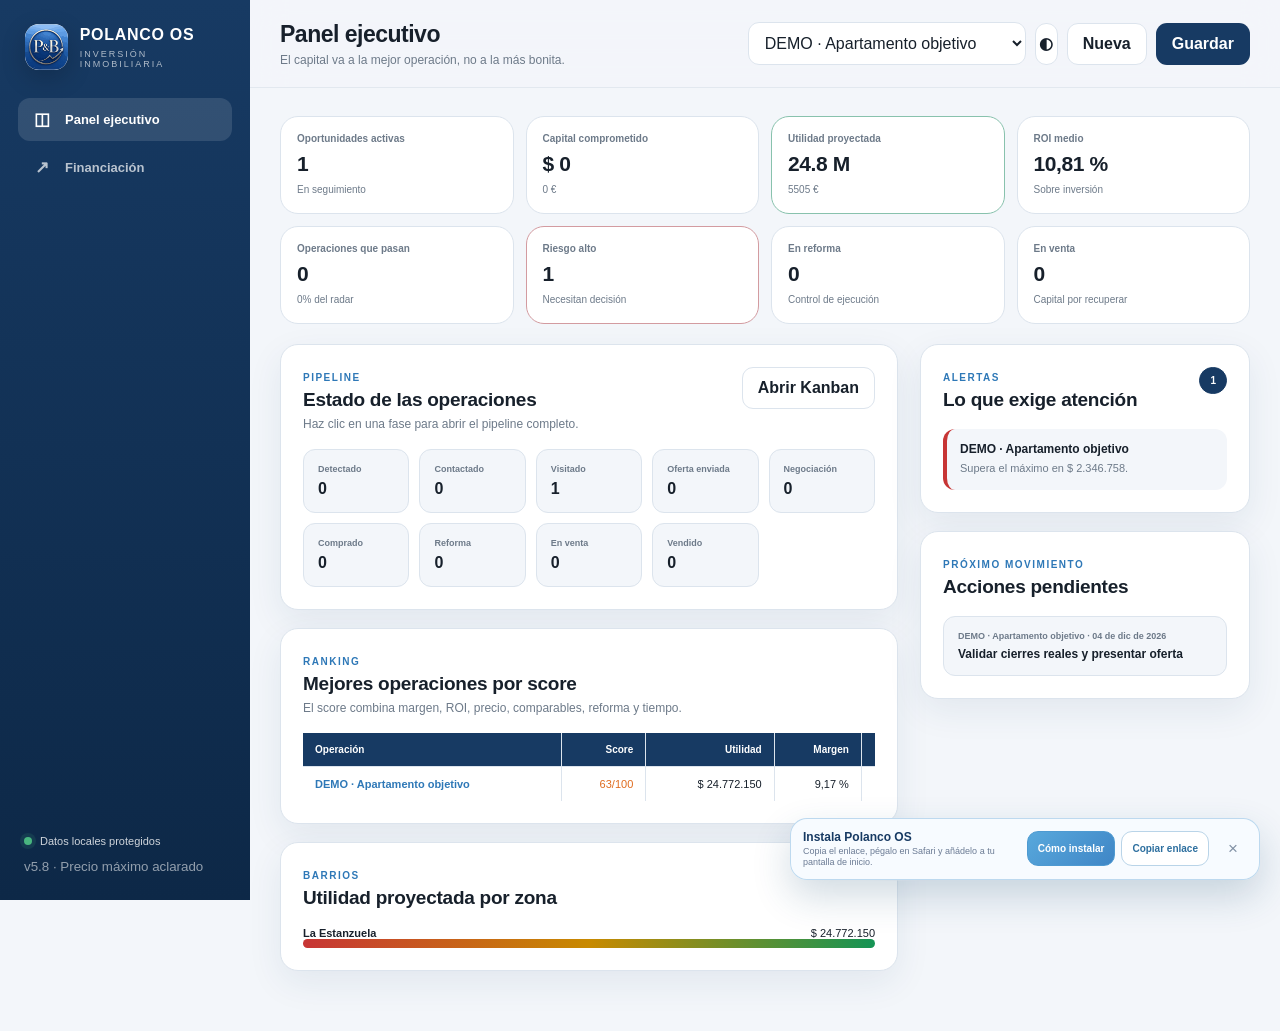
<file: index.html>
<!doctype html>
<html lang="es">
<head>
  <meta charset="utf-8">
  <meta name="viewport" content="width=device-width, initial-scale=1">
  <meta name="theme-color" content="#173A63">
  <meta name="application-name" content="Polanco OS">
  <meta name="apple-mobile-web-app-title" content="Polanco OS">
  <meta name="apple-mobile-web-app-capable" content="yes">
  <title>Polanco OS</title>
  <link rel="apple-touch-icon" sizes="180x180" href="./polanco-os-v2/apple-touch-icon.png?v=580">
  <link rel="icon" type="image/png" sizes="180x180" href="./polanco-os-v2/apple-touch-icon.png?v=580">
  <link rel="manifest" href="./polanco-os-v2/manifest.webmanifest?v=580">
  <link rel="canonical" href="https://kikedpf.github.io/tourspilar-web/polanco-os-v2/index.html">
  <meta http-equiv="refresh" content="0; url=./polanco-os-v2/index.html?v=580">
  <script>location.replace('./polanco-os-v2/index.html?v=580');</script>
</head>
<body>
  <p>Abriendo <a href="./polanco-os-v2/index.html?v=580">Polanco OS</a>…</p>
</body>
</html>
</file>
<file: polanco-os-v2/styles.css>
:root{
  --navy:#173A63;--navy-2:#214F7C;--blue:#2E78B7;--green:#159455;--green-soft:#E1F4E9;
  --red:#C73535;--red-soft:#F8DFDF;--yellow:#C88A00;--yellow-soft:#FFF1C8;--orange:#DF6C1F;--orange-soft:#FFE4D3;
  --bg:#F3F6FA;--card:#FFFFFF;--text:#17202B;--muted:#6D7A89;--line:#DCE4ED;--shadow:0 12px 35px rgba(23,58,99,.08);
  --radius:18px;--sidebar:250px;
}
[data-theme="dark"]{
  --bg:#0F1722;--card:#17212E;--text:#EDF2F7;--muted:#A9B4C0;--line:#2D3A49;
  --green-soft:#153D2B;--red-soft:#472124;--yellow-soft:#493B17;--orange-soft:#4D2D1B;--shadow:0 12px 35px rgba(0,0,0,.25)
}
*{box-sizing:border-box}html{scroll-behavior:smooth}body{margin:0;background:var(--bg);color:var(--text);font-family:Inter,-apple-system,BlinkMacSystemFont,"Segoe UI",sans-serif}
button,input,select,textarea{font:inherit}button{cursor:pointer}a{color:var(--blue)}
.app-shell{min-height:100vh}.sidebar{position:fixed;inset:0 auto 0 0;width:var(--sidebar);padding:24px 18px;background:linear-gradient(180deg,var(--navy),#0D2847);color:white;display:flex;flex-direction:column;z-index:40}
.brand{display:flex;align-items:center;gap:12px;padding:0 7px 28px}.brand-icon{width:46px;height:46px;border-radius:14px;background:white;color:var(--navy);display:grid;place-items:center;font-weight:900;letter-spacing:-1px;box-shadow:0 8px 24px rgba(0,0,0,.18)}
.brand strong,.brand span{display:block}.brand strong{font-size:16px;letter-spacing:.7px}.brand span{font-size:9px;letter-spacing:2px;opacity:.65;margin-top:5px}
.nav{display:grid;gap:5px}.nav-item{display:flex;align-items:center;gap:12px;border:0;background:transparent;color:rgba(255,255,255,.7);padding:11px 13px;border-radius:12px;text-align:left;font-size:13px;font-weight:700}.nav-item span{width:22px;text-align:center;font-size:17px}.nav-item:hover,.nav-item.active{background:rgba(255,255,255,.12);color:white}
.sidebar-footer{margin-top:auto;padding:18px 6px 2px;display:grid;gap:12px}.connection{display:flex;align-items:center;gap:8px;font-size:11px;opacity:.8}.connection span:first-child{width:8px;height:8px;border-radius:50%;background:#58DA8E;box-shadow:0 0 0 4px rgba(88,218,142,.13)}.connection.offline span:first-child{background:#F4C45E}.sidebar-footer small{opacity:.55}
.main{margin-left:var(--sidebar);min-height:100vh}.topbar{height:88px;display:flex;align-items:center;gap:18px;padding:16px 30px;position:sticky;top:0;z-index:25;background:color-mix(in srgb,var(--bg) 90%,transparent);backdrop-filter:blur(16px);border-bottom:1px solid color-mix(in srgb,var(--line) 75%,transparent)}
.title-block h1{font-size:23px;margin:0;letter-spacing:-.5px}.title-block p{margin:5px 0 0;color:var(--muted);font-size:12px}.context-actions{margin-left:auto;display:flex;align-items:center;gap:9px}.context-actions select{min-width:230px}.menu-btn{display:none;border:0;background:transparent;color:var(--text);font-size:22px}.content{padding:28px 30px 60px;max-width:1700px;margin:auto}
.primary-btn,.secondary-btn,.ghost-btn,.danger-btn,.icon-btn{border-radius:11px;padding:11px 15px;font-weight:800;border:1px solid transparent}.primary-btn{background:var(--navy);color:white}.primary-btn:hover{background:var(--navy-2)}.secondary-btn{background:var(--card);color:var(--text);border-color:var(--line)}.secondary-btn:hover{border-color:var(--blue)}.ghost-btn{background:rgba(255,255,255,.08);color:white;border-color:rgba(255,255,255,.14)}.danger-btn{background:var(--red);color:white}.icon-btn{width:42px;height:42px;padding:0;background:var(--card);color:var(--text);border-color:var(--line)}.full{width:100%}
.grid{display:grid;gap:20px}.grid.two{grid-template-columns:repeat(2,minmax(0,1fr))}.grid.three{grid-template-columns:repeat(3,minmax(0,1fr))}.grid.four{grid-template-columns:repeat(4,minmax(0,1fr))}.dashboard-grid{display:grid;grid-template-columns:minmax(0,1.35fr) minmax(330px,.65fr);gap:22px;align-items:start}.stack{display:grid;gap:18px}.sticky{position:sticky;top:112px}
.card,.kpi,.score-card{background:var(--card);border:1px solid var(--line);border-radius:var(--radius);box-shadow:var(--shadow)}.card{padding:22px}.card-head{display:flex;justify-content:space-between;gap:18px;align-items:flex-start;margin-bottom:18px}.card-head h2{font-size:19px;margin:4px 0 0;letter-spacing:-.25px}.card-head p{margin:6px 0 0;color:var(--muted);font-size:12px}.eyebrow{font-size:10px;letter-spacing:1.5px;font-weight:900;color:var(--blue)}.muted{color:var(--muted)}
.kpi-grid{display:grid;grid-template-columns:repeat(4,minmax(0,1fr));gap:12px}.kpi{padding:16px;box-shadow:none}.kpi span{font-size:10px;color:var(--muted);font-weight:800;display:block}.kpi strong{display:block;font-size:21px;margin:8px 0 3px;letter-spacing:-.4px}.kpi small{color:var(--muted);font-size:10px}.kpi.good{border-color:color-mix(in srgb,var(--green) 42%,var(--line))}.kpi.bad{border-color:color-mix(in srgb,var(--red) 42%,var(--line))}
.score-card{padding:20px;display:flex;align-items:center;justify-content:space-between;gap:20px;background:linear-gradient(135deg,color-mix(in srgb,var(--card) 85%,var(--blue) 15%),var(--card))}.score-ring{width:94px;height:94px;border-radius:50%;display:grid;place-items:center;background:conic-gradient(var(--green) calc(var(--score)*1%),var(--line) 0);position:relative;flex:none}.score-ring:after{content:"";position:absolute;inset:9px;background:var(--card);border-radius:50%}.score-ring strong{position:relative;z-index:2;font-size:27px}.score-card h2{margin:4px 0}.score-card p{margin:0;color:var(--muted);font-size:12px}
.form-grid{display:grid;gap:14px}.form-grid.two{grid-template-columns:repeat(2,minmax(0,1fr))}.form-grid.three{grid-template-columns:repeat(3,minmax(0,1fr))}.form-grid.four{grid-template-columns:repeat(4,minmax(0,1fr))}label{display:grid;gap:7px;color:var(--muted);font-size:11px;font-weight:750}input,select,textarea{width:100%;border:1px solid var(--line);background:var(--card);color:var(--text);border-radius:11px;padding:11px 12px;outline:none}input:focus,select:focus,textarea:focus{border-color:var(--blue);box-shadow:0 0 0 3px rgba(46,120,183,.12)}textarea{resize:vertical}.input-wrap{display:flex;align-items:center;border:1px solid var(--line);border-radius:11px;overflow:hidden;background:var(--card)}.input-wrap:focus-within{border-color:var(--blue);box-shadow:0 0 0 3px rgba(46,120,183,.12)}.input-wrap input{border:0;border-radius:0;box-shadow:none!important;padding-left:8px}.input-wrap span{padding:0 0 0 11px;white-space:nowrap}.input-wrap span:last-child{padding:0 11px 0 3px}.featured{background:var(--green-soft)!important;border-color:color-mix(in srgb,var(--green) 45%,var(--line))}.featured input{background:transparent;color:var(--green);font-weight:900}.check-row{display:flex!important;align-items:center;gap:8px;min-height:44px}.check-row input{width:18px;height:18px;accent-color:var(--green)}.section-divider{height:1px;background:var(--line);margin:22px 0}.advanced{border:1px solid var(--line);border-radius:13px;overflow:hidden;margin-top:18px}.advanced summary{padding:14px 16px;font-weight:850;cursor:pointer;background:color-mix(in srgb,var(--bg) 70%,var(--card))}.advanced[open] summary{border-bottom:1px solid var(--line)}.advanced-body{padding:17px}
.decision{padding:18px;border-radius:16px;border:2px solid var(--line);display:flex;justify-content:space-between;align-items:center}.decision.pass{background:var(--green-soft);border-color:var(--green)}.decision.fail{background:var(--red-soft);border-color:var(--red)}.decision h2{font-size:29px;margin:4px 0}.decision p{margin:0;color:var(--muted);font-size:12px}.decision-icon{width:54px;height:54px;border-radius:50%;display:grid;place-items:center;background:rgba(255,255,255,.55);font-size:25px}
.breakdown{display:grid}.breakdown-row{display:grid;grid-template-columns:1fr auto;gap:10px;padding:9px 0;border-bottom:1px solid var(--line);font-size:12px}.breakdown-row span{color:var(--muted)}.breakdown-row.total{font-weight:900;border-top:2px solid var(--navy);border-bottom:0;margin-top:4px}.positive{color:var(--green)!important}.negative{color:var(--red)!important}.warning{color:var(--orange)!important}
.toolbar{display:flex;gap:9px;flex-wrap:wrap;align-items:center}.toolbar .grow{flex:1;min-width:180px}.chips{display:flex;gap:7px;flex-wrap:wrap}.chip{padding:7px 10px;border-radius:999px;background:var(--bg);border:1px solid var(--line);font-size:10px;font-weight:800;color:var(--muted)}.chip.active{background:var(--navy);color:white;border-color:var(--navy)}
.operation-grid{display:grid;grid-template-columns:repeat(3,minmax(0,1fr));gap:14px}.operation-card{background:var(--card);border:1px solid var(--line);border-radius:15px;padding:16px;box-shadow:var(--shadow);display:grid;gap:12px}.operation-card-head{display:flex;gap:11px;align-items:flex-start}.thumb{width:62px;height:56px;border-radius:10px;object-fit:cover;background:var(--bg);border:1px solid var(--line);display:grid;place-items:center;color:var(--muted);flex:none}.operation-card h3{margin:0;font-size:15px}.operation-card p{margin:4px 0 0;color:var(--muted);font-size:11px}.status-tag{margin-left:auto;padding:6px 8px;border-radius:999px;font-size:9px;font-weight:850;background:var(--bg);border:1px solid var(--line);white-space:nowrap}.metric-grid{display:grid;grid-template-columns:repeat(3,1fr);gap:7px}.metric-grid div{background:var(--bg);padding:9px;border-radius:9px}.metric-grid span{display:block;color:var(--muted);font-size:8px;text-transform:uppercase;font-weight:800}.metric-grid strong{display:block;margin-top:4px;font-size:12px}.card-actions{display:flex;gap:7px;flex-wrap:wrap}.card-actions button{padding:8px 9px;border-radius:8px;border:1px solid var(--line);background:var(--card);color:var(--text);font-size:10px;font-weight:800}
.data-table-wrap{overflow:auto}.data-table{width:100%;border-collapse:separate;border-spacing:0;min-width:760px}.data-table th,.data-table td{padding:11px 12px;border-right:1px solid var(--line);border-bottom:1px solid var(--line);text-align:right;white-space:nowrap;font-size:11px}.data-table th:first-child,.data-table td:first-child{text-align:left;position:sticky;left:0;background:var(--card);z-index:2}.data-table thead th{background:var(--navy);color:white;font-size:10px;position:sticky;top:0;z-index:1}.data-table thead th:first-child{background:var(--navy);z-index:3}.data-table tr:last-child td{border-bottom:0}.cell-green{background:var(--green-soft)!important;color:var(--green);font-weight:850}.cell-yellow{background:var(--yellow-soft)!important;color:var(--yellow);font-weight:850}.cell-orange{background:var(--orange-soft)!important;color:var(--orange);font-weight:850}.cell-red{background:var(--red-soft)!important;color:var(--red);font-weight:850}
.stats-row{display:grid;grid-template-columns:repeat(5,1fr);gap:10px}.stat-box{padding:14px;border:1px solid var(--line);border-radius:12px;background:var(--bg)}.stat-box span{display:block;color:var(--muted);font-size:9px;font-weight:800}.stat-box strong{display:block;margin-top:6px;font-size:16px}.confidence{height:9px;border-radius:999px;background:var(--line);overflow:hidden}.confidence span{display:block;height:100%;background:linear-gradient(90deg,var(--red),var(--yellow),var(--green))}
.risk-list{display:grid;gap:10px}.risk-item{padding:13px;border-radius:12px;border-left:4px solid var(--line);background:var(--bg)}.risk-item.high{border-color:var(--red)}.risk-item.medium{border-color:var(--orange)}.risk-item.low{border-color:var(--green)}.risk-item strong{display:block;font-size:12px}.risk-item p{margin:4px 0 0;color:var(--muted);font-size:11px;line-height:1.5}
.kanban{display:grid;grid-auto-flow:column;grid-auto-columns:minmax(240px,1fr);gap:13px;overflow:auto;padding-bottom:10px}.kanban-column{background:color-mix(in srgb,var(--bg) 70%,var(--card));border:1px solid var(--line);border-radius:14px;min-height:420px;padding:12px}.kanban-head{display:flex;justify-content:space-between;align-items:center;margin-bottom:10px}.kanban-head strong{font-size:12px}.kanban-count{padding:4px 7px;background:var(--card);border:1px solid var(--line);border-radius:999px;font-size:9px}.kanban-card{background:var(--card);border:1px solid var(--line);border-radius:11px;padding:11px;margin-bottom:9px;box-shadow:0 7px 18px rgba(23,58,99,.06)}.kanban-card h4{margin:0;font-size:12px}.kanban-card p{margin:4px 0 0;color:var(--muted);font-size:10px}.kanban-card.dragging{opacity:.45}.drop-active{outline:2px dashed var(--blue);outline-offset:2px}
.chart{height:250px}.chart svg{width:100%;height:100%;overflow:visible}.chart-grid{stroke:var(--line);stroke-width:1}.chart-line{fill:none;stroke:var(--blue);stroke-width:4;stroke-linejoin:round;stroke-linecap:round}.chart-area{fill:color-mix(in srgb,var(--blue) 12%,transparent)}.chart-dot{fill:var(--card);stroke:var(--blue);stroke-width:3}.chart-label{fill:var(--muted);font-size:10px}
.photo-zone{border:1px dashed color-mix(in srgb,var(--blue) 50%,var(--line));border-radius:13px;padding:14px;background:color-mix(in srgb,var(--blue) 4%,var(--card));display:flex;justify-content:space-between;align-items:center;gap:12px}.photo-zone small{display:block;color:var(--muted);margin-top:4px}.photo-grid{display:flex;gap:9px;flex-wrap:wrap;margin-top:10px}.photo{width:100px;height:76px;border-radius:10px;overflow:hidden;border:1px solid var(--line);position:relative}.photo img{width:100%;height:100%;object-fit:cover}.photo button{position:absolute;right:4px;top:4px;border:0;border-radius:50%;width:23px;height:23px;background:rgba(0,0,0,.65);color:white}
.notice{padding:12px;border-radius:11px;background:var(--yellow-soft);color:color-mix(in srgb,var(--yellow) 80%,var(--text));font-size:11px;line-height:1.5}.recommendation{padding:14px;border-radius:12px;background:var(--green-soft);border:1px solid color-mix(in srgb,var(--green) 42%,var(--line));font-size:12px}.recommendation strong{color:var(--green)}
.empty-state{text-align:center;padding:50px 20px;color:var(--muted)}.empty-icon{font-size:38px}.empty-state h3{color:var(--text);margin:12px 0 6px}.empty-state p{margin:0 0 16px}.toast{position:fixed;right:24px;bottom:24px;z-index:100;background:#111D2C;color:white;padding:13px 16px;border-radius:11px;box-shadow:0 12px 30px rgba(0,0,0,.28);opacity:0;transform:translateY(10px);transition:.2s;pointer-events:none;max-width:360px}.toast.show{opacity:1;transform:translateY(0)}
.report{background:white;color:#17202B;padding:30px;border-radius:16px}.report h1,.report h2{color:#173A63}.report-grid{display:grid;grid-template-columns:repeat(3,1fr);gap:10px}.report-box{border:1px solid #DCE4ED;border-radius:10px;padding:12px}.report-box span{display:block;color:#6D7A89;font-size:10px}.report-box strong{display:block;margin-top:5px}.report-section{margin-top:22px}
@media(max-width:1250px){.dashboard-grid{grid-template-columns:1fr}.sticky{position:static}.operation-grid{grid-template-columns:repeat(2,minmax(0,1fr))}.kpi-grid{grid-template-columns:repeat(2,minmax(0,1fr))}}
@media(max-width:920px){.sidebar{transform:translateX(-100%);transition:.2s}.sidebar.open{transform:translateX(0)}.main{margin-left:0}.menu-btn{display:block}.topbar{padding:15px 17px;height:80px}.content{padding:20px 15px 50px}.context-actions select{min-width:160px}.context-actions .secondary-btn{display:none}.grid.two,.grid.three,.grid.four{grid-template-columns:1fr}.form-grid.three,.form-grid.four{grid-template-columns:repeat(2,minmax(0,1fr))}.operation-grid{grid-template-columns:1fr}.stats-row{grid-template-columns:repeat(2,1fr)}}
@media(max-width:620px){.title-block p{display:none}.title-block h1{font-size:18px}.context-actions select{max-width:150px;min-width:120px}.context-actions #save-operation{display:none}.form-grid.two,.form-grid.three,.form-grid.four{grid-template-columns:1fr}.kpi-grid{grid-template-columns:1fr 1fr}.card{padding:16px}.score-card{align-items:flex-start}.stats-row{grid-template-columns:1fr 1fr}.metric-grid{grid-template-columns:1fr 1fr}.report-grid{grid-template-columns:1fr}.content{padding-left:10px;padding-right:10px}}
@media(max-width:410px){.kpi-grid{grid-template-columns:1fr}.context-actions .icon-btn{display:none}.context-actions select{max-width:135px}.score-ring{width:78px;height:78px}.score-ring strong{font-size:23px}}
@media print{body{background:white}.sidebar,.topbar,.toast,.no-print{display:none!important}.main{margin:0}.content{padding:0}.card,.kpi,.score-card{box-shadow:none}.report{padding:0}.view-not-report{display:none!important}}
.link-button{border:0;background:transparent;color:var(--blue);font-weight:850;padding:0;text-align:left}.link-button:hover{text-decoration:underline}
</file>
<file: polanco-os-v2/mobile.css>
html,body,.app-shell,.main{max-width:100%;overflow-x:hidden}
.topbar,.title-block,.context-actions,.card,.operation-card,.score-card,.kpi,.toolbar,.metric-grid,.stats-row,.dashboard-grid>*{min-width:0}
.context-actions select{width:100%}
.data-table-wrap,.kanban,.photo-grid{max-width:100%;overflow:auto;-webkit-overflow-scrolling:touch}
.card-head,.toolbar,.score-card,.decision,.operation-card-head,.card-actions{flex-wrap:wrap}
.mobile-command-center{display:none}

@media(max-width:920px){
  :root{--radius:16px}
  .main{margin-left:0}
  .topbar{height:auto;align-items:flex-start;flex-wrap:wrap;gap:10px;padding:10px 12px}
  .title-block{flex:1 1 calc(100% - 52px)}
  .context-actions{width:100%;margin-left:0;display:grid;grid-template-columns:minmax(0,1fr) auto auto;gap:8px}
  .context-actions select{min-width:0;max-width:none}
  .context-actions .secondary-btn,.context-actions .primary-btn{display:inline-flex;justify-content:center;align-items:center;padding:10px 12px}
  .content{padding:12px 10px 86px}
  .card{padding:16px}
  .grid,.stack,.dashboard-grid{gap:14px}
  .dashboard-grid{grid-template-columns:1fr}
  .sticky{position:static}
  .kpi-grid{grid-template-columns:repeat(2,minmax(0,1fr));gap:10px}
  .kpi strong{font-size:18px}
  .score-card{display:grid;grid-template-columns:78px 1fr;gap:14px;align-items:center}
  .score-ring{width:78px;height:78px}
  .score-ring strong{font-size:22px}
  .decision h2{font-size:24px}
  .operation-grid{grid-template-columns:1fr}
  .operation-card{padding:14px}
  .data-table{min-width:640px}
  .data-table th,.data-table td{padding:9px 8px;font-size:10px}
  .stat-box strong{font-size:14px}
  .chart{height:220px}
}

@media(max-width:700px){
  body{
    padding-bottom:calc(60px + env(safe-area-inset-bottom));
    background:
      radial-gradient(circle at 15% 0%,color-mix(in srgb,var(--blue) 10%,transparent),transparent 34%),
      radial-gradient(circle at 100% 22%,color-mix(in srgb,var(--green) 8%,transparent),transparent 32%),
      var(--bg);
  }
  .sidebar,.sidebar.open{
    position:fixed!important;left:0!important;right:0!important;bottom:0!important;top:auto!important;
    width:100%!important;height:calc(58px + env(safe-area-inset-bottom))!important;
    padding:4px 3px calc(4px + env(safe-area-inset-bottom))!important;transform:none!important;
    background:linear-gradient(180deg,rgba(20,48,82,.96),rgba(9,31,56,.99))!important;
    border-top:1px solid rgba(255,255,255,.13);box-shadow:0 -10px 30px rgba(13,40,71,.24);
    overflow:hidden!important;z-index:80;backdrop-filter:blur(18px)
  }
  .brand,.sidebar-footer{display:none!important}
  .nav{display:flex!important;gap:2px!important;height:100%;overflow-x:auto;overflow-y:hidden;padding:0 2px;scrollbar-width:none;-webkit-overflow-scrolling:touch}
  .nav::-webkit-scrollbar{display:none}
  .nav-item{
    flex:0 0 69px;min-width:69px;height:48px;padding:3px 2px!important;
    display:flex!important;flex-direction:column;justify-content:center;align-items:center;gap:1px!important;
    border-radius:11px!important;text-align:center!important;font-size:7.5px!important;line-height:1;white-space:nowrap;
  }
  .nav-item span{width:auto!important;font-size:17px!important;line-height:1}
  .nav-item.active{background:linear-gradient(145deg,rgba(255,255,255,.2),rgba(255,255,255,.09))!important;box-shadow:inset 0 1px 0 rgba(255,255,255,.14)}
  .menu-btn{display:none!important}

  .topbar{position:sticky;top:0;padding:6px 8px;gap:0;background:color-mix(in srgb,var(--bg) 92%,transparent);backdrop-filter:blur(18px);z-index:70}
  .title-block{display:none!important}
  .context-actions{grid-template-columns:minmax(0,1fr) 38px 78px;grid-template-areas:"select theme save";gap:6px;align-items:stretch}
  .context-actions select{grid-area:select;min-width:0;max-width:none;font-size:11px;padding:8px 9px;min-height:38px;border-radius:12px;background:color-mix(in srgb,var(--card) 92%,transparent)}
  .context-actions .icon-btn{grid-area:theme;display:inline-grid!important;place-items:center;width:38px;height:38px;min-height:38px;border-radius:12px}
  .context-actions #save-operation{grid-area:save;display:inline-flex!important;justify-content:center;padding:8px 7px;min-height:38px;font-size:11px;border-radius:12px;background:linear-gradient(135deg,var(--navy),var(--blue));box-shadow:0 7px 18px rgba(23,58,99,.22)}
  .context-actions #new-operation{display:none!important}

  .content{padding:7px 7px 17px}
  .card{padding:13px;border-radius:14px;box-shadow:0 6px 18px rgba(23,58,99,.07)}
  .card-head{margin-bottom:11px;gap:8px}
  .card-head h2{font-size:16px}
  .card-head p,.decision p,.kpi small,.muted,label,.operation-card p,.risk-item p{font-size:10.5px}
  .eyebrow{font-size:8.5px;letter-spacing:1.2px}
  .dashboard-grid,.grid.two,.grid.three,.grid.four,.form-grid.two,.form-grid.three,.form-grid.four,.report-grid,.stats-row,.metric-grid{grid-template-columns:1fr!important}
  .kpi-grid{grid-template-columns:repeat(2,minmax(0,1fr))}
  .kpi{padding:12px;border-radius:13px}
  .kpi strong{font-size:16px}
  .score-card{grid-template-columns:68px minmax(0,1fr);align-items:center;padding:14px}
  .score-ring{width:68px;height:68px}
  .decision{padding:13px;border-radius:13px}
  .decision-icon{width:42px;height:42px;font-size:19px}
  .photo-zone{flex-direction:column;align-items:flex-start}
  .toolbar>*{width:100%}
  .toolbar .grow{min-width:0}
  input,select,textarea,.primary-btn,.secondary-btn,.danger-btn{min-height:42px}
  .data-table-wrap{margin-left:-13px;margin-right:-13px;padding:0 13px}
  .data-table{min-width:560px}
  .kanban{grid-auto-columns:minmax(220px,85vw)}
  .report{padding:15px}
  .toast{left:9px;right:9px;bottom:calc(68px + env(safe-area-inset-bottom));max-width:none;text-align:center}

  .mobile-command-center{display:grid;gap:8px;isolation:isolate}
  .mobile-operation-bar{display:flex;align-items:center;justify-content:space-between;gap:10px;padding:1px 3px}
  .mobile-brand-kicker{display:flex;align-items:center;gap:7px;color:var(--muted);font-size:7.5px;letter-spacing:1.55px;font-weight:900}
  .mobile-brand-kicker i{width:7px;height:7px;border-radius:50%;background:linear-gradient(135deg,#62dcff,var(--green));box-shadow:0 0 0 4px color-mix(in srgb,var(--blue) 12%,transparent),0 0 15px color-mix(in srgb,var(--blue) 45%,transparent)}
  .mobile-status-pill{padding:5px 8px;border:1px solid color-mix(in srgb,var(--blue) 26%,var(--line));border-radius:999px;background:color-mix(in srgb,var(--blue) 8%,var(--card));color:var(--navy);font-size:7.5px;font-weight:900;letter-spacing:.5px;text-transform:uppercase}

  .mobile-decision-card{
    position:relative;overflow:hidden;display:flex;align-items:center;justify-content:space-between;gap:12px;
    min-height:112px;border:0;border-radius:19px;padding:15px 16px;color:#fff;
    background:linear-gradient(135deg,#152f50 0%,#214f7c 55%,#2e78b7 100%);
    box-shadow:0 17px 34px rgba(21,53,89,.24),inset 0 1px 0 rgba(255,255,255,.17)
  }
  .mobile-decision-card.pass{background:linear-gradient(135deg,#123d34 0%,#146849 54%,#159455 100%)}
  .mobile-decision-card.fail{background:linear-gradient(135deg,#3f1e2c 0%,#7b2d39 53%,#c73535 100%)}
  .mobile-decision-card:before,.mobile-decision-card:after{content:"";position:absolute;border-radius:50%;pointer-events:none}
  .mobile-decision-card:before{width:145px;height:145px;right:-62px;top:-78px;background:rgba(255,255,255,.13);filter:blur(1px)}
  .mobile-decision-card:after{width:86px;height:86px;left:42%;bottom:-66px;background:rgba(255,255,255,.09)}
  .mobile-decision-glow{position:absolute;inset:auto auto -45px -38px;width:120px;height:120px;border-radius:50%;background:rgba(255,255,255,.08);filter:blur(3px)}
  .mobile-decision-copy{position:relative;z-index:2;min-width:0;flex:1}
  .mobile-decision-copy>span{display:block;max-width:225px;white-space:nowrap;overflow:hidden;text-overflow:ellipsis;font-size:7.5px;letter-spacing:1.15px;font-weight:850;color:rgba(255,255,255,.72);margin-bottom:7px;text-transform:uppercase}
  .mobile-decision-line{display:flex;align-items:center;gap:8px;flex-wrap:wrap}
  .mobile-decision-line h2{margin:0;font-size:27px;letter-spacing:-1px;line-height:.95}
  .mobile-decision-line b{padding:5px 7px;border-radius:999px;background:rgba(255,255,255,.15);border:1px solid rgba(255,255,255,.18);font-size:6.8px;letter-spacing:.65px}
  .mobile-decision-copy p{margin:8px 0 0;color:rgba(255,255,255,.78);font-size:9.5px;line-height:1.28;max-width:245px}
  .mobile-score-orbit{position:relative;z-index:2;width:70px;height:70px;border-radius:50%;padding:5px;flex:none;background:conic-gradient(#7ee5ff calc(var(--score,0)*1%),rgba(255,255,255,.18) 0);box-shadow:0 8px 22px rgba(0,0,0,.17)}
  .mobile-score-orbit>div{width:100%;height:100%;border-radius:50%;display:grid;place-content:center;text-align:center;background:rgba(13,40,71,.82);border:1px solid rgba(255,255,255,.18);backdrop-filter:blur(8px)}
  .mobile-score-orbit strong{display:block;font-size:20px;line-height:1;color:#fff}
  .mobile-score-orbit small{display:block;margin-top:3px;font-size:6px;letter-spacing:1px;color:rgba(255,255,255,.68);font-weight:900}

  .mobile-sale-card{position:relative;overflow:hidden;padding:11px;border:1px solid color-mix(in srgb,var(--blue) 22%,var(--line));border-radius:17px;background:linear-gradient(145deg,color-mix(in srgb,var(--card) 95%,var(--blue) 5%),var(--card));box-shadow:0 10px 25px rgba(23,58,99,.09)}
  .mobile-sale-card:before{content:"";position:absolute;left:0;right:0;top:0;height:3px;background:linear-gradient(90deg,var(--blue),#68c7e8,var(--green))}
  .mobile-price-head{display:flex;align-items:flex-start;justify-content:space-between;gap:10px;margin-bottom:8px;padding:0 2px}
  .mobile-price-head span{display:block;font-size:7px;letter-spacing:1.25px;font-weight:900;color:var(--blue)}
  .mobile-price-head strong{display:block;margin-top:2px;font-size:12px}
  .mobile-price-head small{padding:4px 6px;border-radius:999px;background:color-mix(in srgb,var(--green) 10%,var(--card));color:var(--green);font-size:6.5px;font-weight:900;letter-spacing:.55px;border:1px solid color-mix(in srgb,var(--green) 25%,var(--line))}
  .mobile-price-editor{display:grid;grid-template-columns:46px minmax(0,1fr) 46px;gap:6px;align-items:stretch}
  .mobile-price-step{border:0;border-radius:12px;background:linear-gradient(145deg,color-mix(in srgb,var(--navy) 92%,#fff 8%),var(--navy));color:#fff;font-size:9px;font-weight:900;box-shadow:0 7px 14px rgba(23,58,99,.18);min-height:45px}
  .mobile-price-step:active{transform:translateY(1px);box-shadow:0 3px 8px rgba(23,58,99,.16)}
  .mobile-price-input{display:flex!important;align-items:center;gap:5px;min-width:0;padding:0 9px;border-radius:13px;border:1px solid color-mix(in srgb,var(--blue) 34%,var(--line));background:color-mix(in srgb,var(--bg) 48%,var(--card));box-shadow:inset 0 1px 0 rgba(255,255,255,.7)}
  .mobile-price-input>span{font-size:14px;color:var(--blue);font-weight:900}
  .mobile-price-input input{min-width:0;min-height:43px;padding:0;border:0!important;box-shadow:none!important;background:transparent!important;text-align:center;color:var(--navy);font-size:19px;font-weight:950;letter-spacing:-.55px}
  .mobile-price-input input.invalid{color:var(--red);animation:mobile-shake .18s linear 2}
  .mobile-price-input em{font-style:normal;font-size:6.5px;letter-spacing:.7px;color:var(--muted);font-weight:900}
  @keyframes mobile-shake{25%{transform:translateX(-2px)}75%{transform:translateX(2px)}}
  .mobile-price-foot{display:grid;grid-template-columns:1fr 1fr;gap:8px;margin-top:8px;padding:0 2px}
  .mobile-price-foot span{display:flex;align-items:center;justify-content:space-between;gap:6px;color:var(--muted);font-size:7.5px}
  .mobile-price-foot strong{font-size:9.5px;color:var(--text);white-space:nowrap}

  .mobile-kpi-grid{display:grid;grid-template-columns:repeat(2,minmax(0,1fr));gap:7px}
  .mobile-kpi-grid article{position:relative;overflow:hidden;min-width:0;border:1px solid var(--line);border-radius:14px;padding:10px 10px 9px 13px;background:linear-gradient(145deg,var(--card),color-mix(in srgb,var(--bg) 55%,var(--card)));box-shadow:0 6px 15px rgba(23,58,99,.05)}
  .mobile-kpi-grid article:before{content:"";position:absolute;left:0;top:9px;bottom:9px;width:3px;border-radius:0 4px 4px 0;background:var(--blue)}
  .mobile-kpi-grid .mobile-kpi-max:before{background:var(--green)}
  .mobile-kpi-grid .mobile-kpi-profit:before{background:linear-gradient(var(--green),#5dc49a)}
  .mobile-kpi-grid .mobile-kpi-roi:before{background:linear-gradient(var(--blue),#6dc4e1)}
  .mobile-kpi-grid span{display:block;color:var(--muted);font-size:7px;font-weight:900;text-transform:uppercase;letter-spacing:.45px}
  .mobile-kpi-grid strong{display:block;margin-top:4px;font-size:15px;line-height:1.05;white-space:nowrap;overflow:hidden;text-overflow:ellipsis}
  .mobile-kpi-grid small{display:block;margin-top:4px;color:var(--muted);font-size:6.8px}

  .mobile-margin-visual{padding:9px 11px 8px;border:1px solid var(--line);border-radius:14px;background:var(--card);box-shadow:0 6px 15px rgba(23,58,99,.045)}
  .mobile-meter-head{display:grid;grid-template-columns:1fr auto auto;align-items:center;gap:8px}
  .mobile-meter-head span{font-size:7px;letter-spacing:.9px;font-weight:900;color:var(--muted)}
  .mobile-meter-head strong{font-size:13px}
  .mobile-meter-head small{font-size:7px;color:var(--muted)}
  .mobile-meter-track{position:relative;height:8px;margin-top:7px;border-radius:999px;background:linear-gradient(90deg,var(--red-soft),var(--yellow-soft),var(--green-soft));overflow:visible}
  .mobile-meter-track span{display:block;height:100%;width:var(--margin-position);border-radius:999px;background:linear-gradient(90deg,var(--red),var(--yellow),var(--green));box-shadow:0 0 10px color-mix(in srgb,var(--green) 25%,transparent)}
  .mobile-margin-visual.fail .mobile-meter-track span{background:linear-gradient(90deg,var(--red),var(--orange))}
  .mobile-meter-track i{position:absolute;left:var(--target-position);top:-4px;width:2px;height:16px;background:var(--navy);border-radius:2px;box-shadow:0 0 0 2px var(--card)}
  .mobile-meter-foot{display:flex;align-items:center;justify-content:space-between;margin-top:5px;color:var(--muted);font-size:6.8px}
  .mobile-meter-foot b{font-size:8px}

  .mobile-signal{display:flex;align-items:center;gap:8px;border:1px solid var(--line);border-radius:13px;padding:8px 9px;background:linear-gradient(145deg,var(--card),color-mix(in srgb,var(--bg) 45%,var(--card)))}
  .mobile-signal-icon{width:27px;height:27px;border-radius:9px;display:grid;place-items:center;flex:none;font-weight:950;font-size:13px}
  .mobile-signal span{display:block;font-size:6.5px;letter-spacing:1px;font-weight:900;color:var(--muted);margin-bottom:2px}
  .mobile-signal strong{display:block;font-size:8.7px;line-height:1.22}
  .mobile-alert{border-left:3px solid var(--red)}
  .mobile-alert .mobile-signal-icon{background:var(--red-soft);color:var(--red)}
  .mobile-action{border-left:3px solid var(--blue)}
  .mobile-action .mobile-signal-icon{background:color-mix(in srgb,var(--blue) 13%,var(--card));color:var(--blue)}
  .mobile-action>div:nth-child(2){min-width:0;flex:1}
  .mobile-action button{margin-left:auto;border:0;background:linear-gradient(135deg,var(--navy),var(--blue));color:#fff;font-size:7.5px;font-weight:900;padding:7px 8px;border-radius:9px;flex:none;box-shadow:0 5px 12px rgba(23,58,99,.17)}
  .mobile-more-btn{display:flex;align-items:center;justify-content:center;gap:8px;border:1px solid color-mix(in srgb,var(--blue) 20%,var(--line));background:color-mix(in srgb,var(--blue) 5%,var(--card));color:var(--navy);border-radius:11px;padding:8px 10px;font-size:8.5px;font-weight:900;letter-spacing:.25px}
  .mobile-more-btn b{font-size:12px;color:var(--blue)}

  .mobile-secondary-dashboard{display:none!important}
  #view-root.show-mobile-secondary .mobile-secondary-dashboard{display:grid!important;margin-top:11px}
  #view-root.show-mobile-secondary>.dashboard-grid.mobile-secondary-dashboard{display:grid!important}
}

@media(max-width:430px){
  .context-actions{grid-template-columns:minmax(0,1fr) 38px 72px}
  .content{padding-left:6px;padding-right:6px}
  .mobile-decision-card{padding:14px 13px;min-height:106px}
  .mobile-decision-line h2{font-size:24px}
  .mobile-decision-line b{font-size:6.2px}
  .mobile-score-orbit{width:64px;height:64px}
  .mobile-score-orbit strong{font-size:18px}
  .mobile-price-editor{grid-template-columns:43px minmax(0,1fr) 43px}
  .mobile-price-input input{font-size:17px}
  .mobile-kpi-grid strong{font-size:14px}
  .mobile-decision-copy>span{max-width:190px}
  .operation-card h3{font-size:14px}
  .data-table{min-width:520px}
  .nav-item{flex-basis:66px;min-width:66px}
}

[data-theme="dark"] .mobile-price-input{box-shadow:inset 0 1px 0 rgba(255,255,255,.05)}
[data-theme="dark"] .mobile-price-input input{color:#f4f8fc}
[data-theme="dark"] .mobile-status-pill{color:#dcecff}
[data-theme="dark"] .mobile-kpi-grid article,.mobile-sale-card,.mobile-margin-visual,.mobile-signal{background:linear-gradient(145deg,var(--card),color-mix(in srgb,var(--bg) 35%,var(--card)))}
</file>
<file: polanco-os-v2/deal-prices.css>
@media(max-width:700px){
  .mobile-deal-card{
    position:relative;overflow:hidden;padding:11px;border:1px solid color-mix(in srgb,var(--blue) 24%,var(--line));
    border-radius:18px;background:linear-gradient(150deg,color-mix(in srgb,var(--card) 94%,var(--blue) 6%),var(--card));
    box-shadow:0 12px 28px rgba(23,58,99,.10)
  }
  .mobile-deal-card:before{content:"";position:absolute;left:0;right:0;top:0;height:3px;background:linear-gradient(90deg,#e6a34a,var(--blue),#68c7e8,var(--green))}
  .mobile-deal-head{display:flex;align-items:flex-start;justify-content:space-between;gap:10px;padding:1px 2px 8px}
  .mobile-deal-head span{display:block;font-size:7px;letter-spacing:1.25px;font-weight:900;color:var(--blue)}
  .mobile-deal-head strong{display:block;margin-top:2px;font-size:13px;letter-spacing:-.2px}
  .mobile-deal-head small{padding:4px 6px;border-radius:999px;background:color-mix(in srgb,var(--green) 10%,var(--card));color:var(--green);font-size:6.4px;font-weight:900;letter-spacing:.55px;border:1px solid color-mix(in srgb,var(--green) 25%,var(--line))}

  .mobile-price-row{display:grid;grid-template-columns:74px minmax(0,1fr);align-items:center;gap:8px;padding:8px;border:1px solid var(--line);border-radius:14px;background:color-mix(in srgb,var(--bg) 44%,var(--card))}
  .mobile-price-row.purchase{border-color:color-mix(in srgb,#e39a3b 34%,var(--line));background:linear-gradient(145deg,color-mix(in srgb,#fff4e4 48%,var(--card)),var(--card))}
  .mobile-price-row.sale{border-color:color-mix(in srgb,var(--green) 34%,var(--line));background:linear-gradient(145deg,color-mix(in srgb,var(--green-soft) 44%,var(--card)),var(--card))}
  .mobile-price-label span{display:block;font-size:6.5px;letter-spacing:1.05px;font-weight:900;color:var(--muted)}
  .mobile-price-label strong{display:block;margin-top:3px;font-size:9.5px;line-height:1.1}
  .mobile-price-row.purchase .mobile-price-label span{color:#c67a18}
  .mobile-price-row.sale .mobile-price-label span{color:var(--green)}

  .mobile-price-row .mobile-price-editor{grid-template-columns:39px minmax(0,1fr) 39px;gap:5px}
  .mobile-price-row .mobile-price-step{min-height:41px;border-radius:11px;font-size:8px}
  .mobile-price-row.purchase .mobile-price-step{background:linear-gradient(145deg,#8f5c1d,#c17d26);box-shadow:0 6px 13px rgba(153,95,24,.18)}
  .mobile-price-row.sale .mobile-price-step{background:linear-gradient(145deg,#146849,var(--green));box-shadow:0 6px 13px rgba(21,148,85,.18)}
  .mobile-price-row.purchase .mobile-price-input{border-color:color-mix(in srgb,#d58b2d 40%,var(--line))}
  .mobile-price-row.sale .mobile-price-input{border-color:color-mix(in srgb,var(--green) 38%,var(--line))}
  .mobile-price-row.purchase .mobile-price-input>span{color:#c67a18}
  .mobile-price-row.sale .mobile-price-input>span{color:var(--green)}
  .mobile-price-row .mobile-price-input input{font-size:16px;min-height:40px}

  .mobile-spread-bridge{display:grid;grid-template-columns:1fr auto 1fr;align-items:center;gap:7px;padding:5px 3px}
  .mobile-spread-bridge span{height:1px;background:linear-gradient(90deg,transparent,var(--line))}
  .mobile-spread-bridge span:last-child{background:linear-gradient(90deg,var(--line),transparent)}
  .mobile-spread-bridge b{font-size:6.8px;letter-spacing:.75px;color:var(--navy);white-space:nowrap}
  .mobile-price-foot{margin-top:8px}
  .mobile-kpi-grid .mobile-kpi-invest:before{background:linear-gradient(#8d72d8,#4f66b8)}
}

@media(max-width:430px){
  .mobile-price-row{grid-template-columns:66px minmax(0,1fr);gap:6px;padding:7px}
  .mobile-price-row .mobile-price-editor{grid-template-columns:36px minmax(0,1fr) 36px}
  .mobile-price-row .mobile-price-input input{font-size:15px}
  .mobile-price-label strong{font-size:8.8px}
}

[data-theme="dark"] .mobile-price-row.purchase{background:linear-gradient(145deg,rgba(128,82,24,.22),var(--card))}
[data-theme="dark"] .mobile-price-row.sale{background:linear-gradient(145deg,rgba(21,148,85,.18),var(--card))}
[data-theme="dark"] .mobile-spread-bridge b{color:#d9e8f7}
</file>
